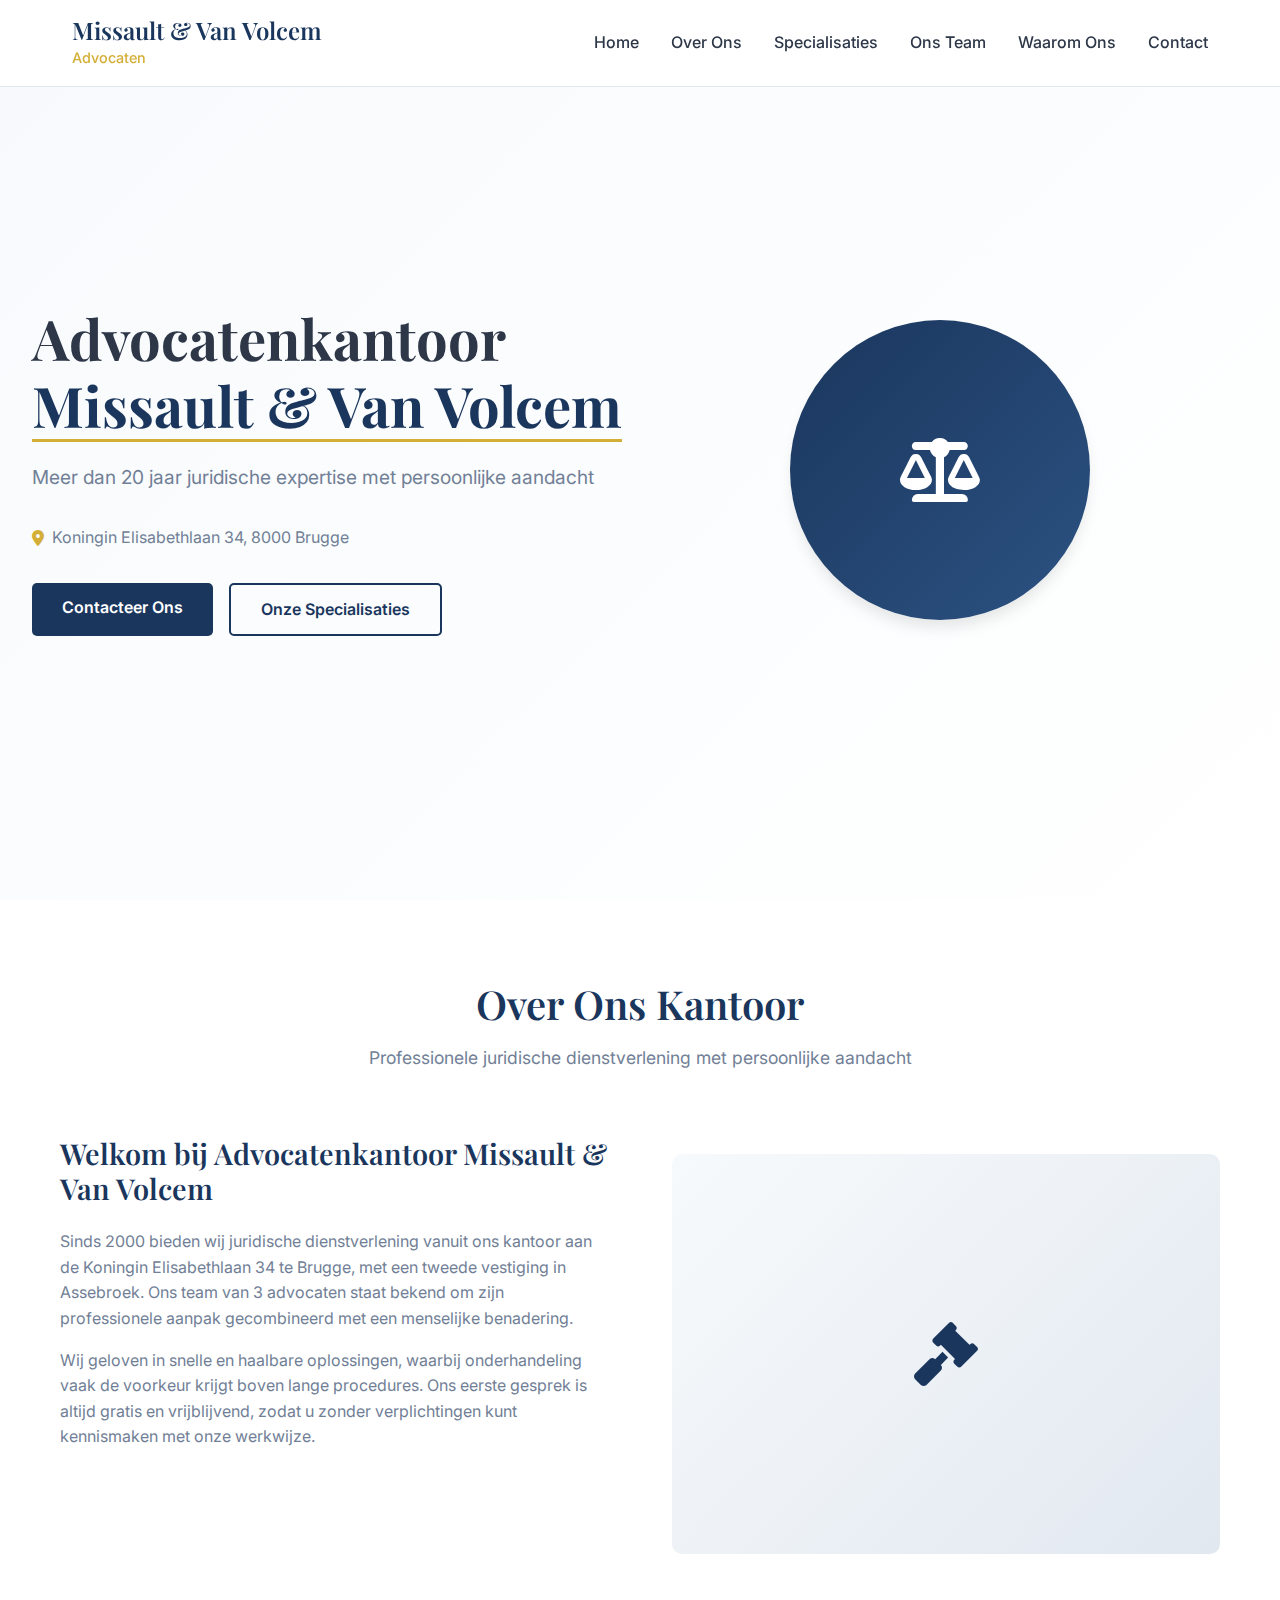
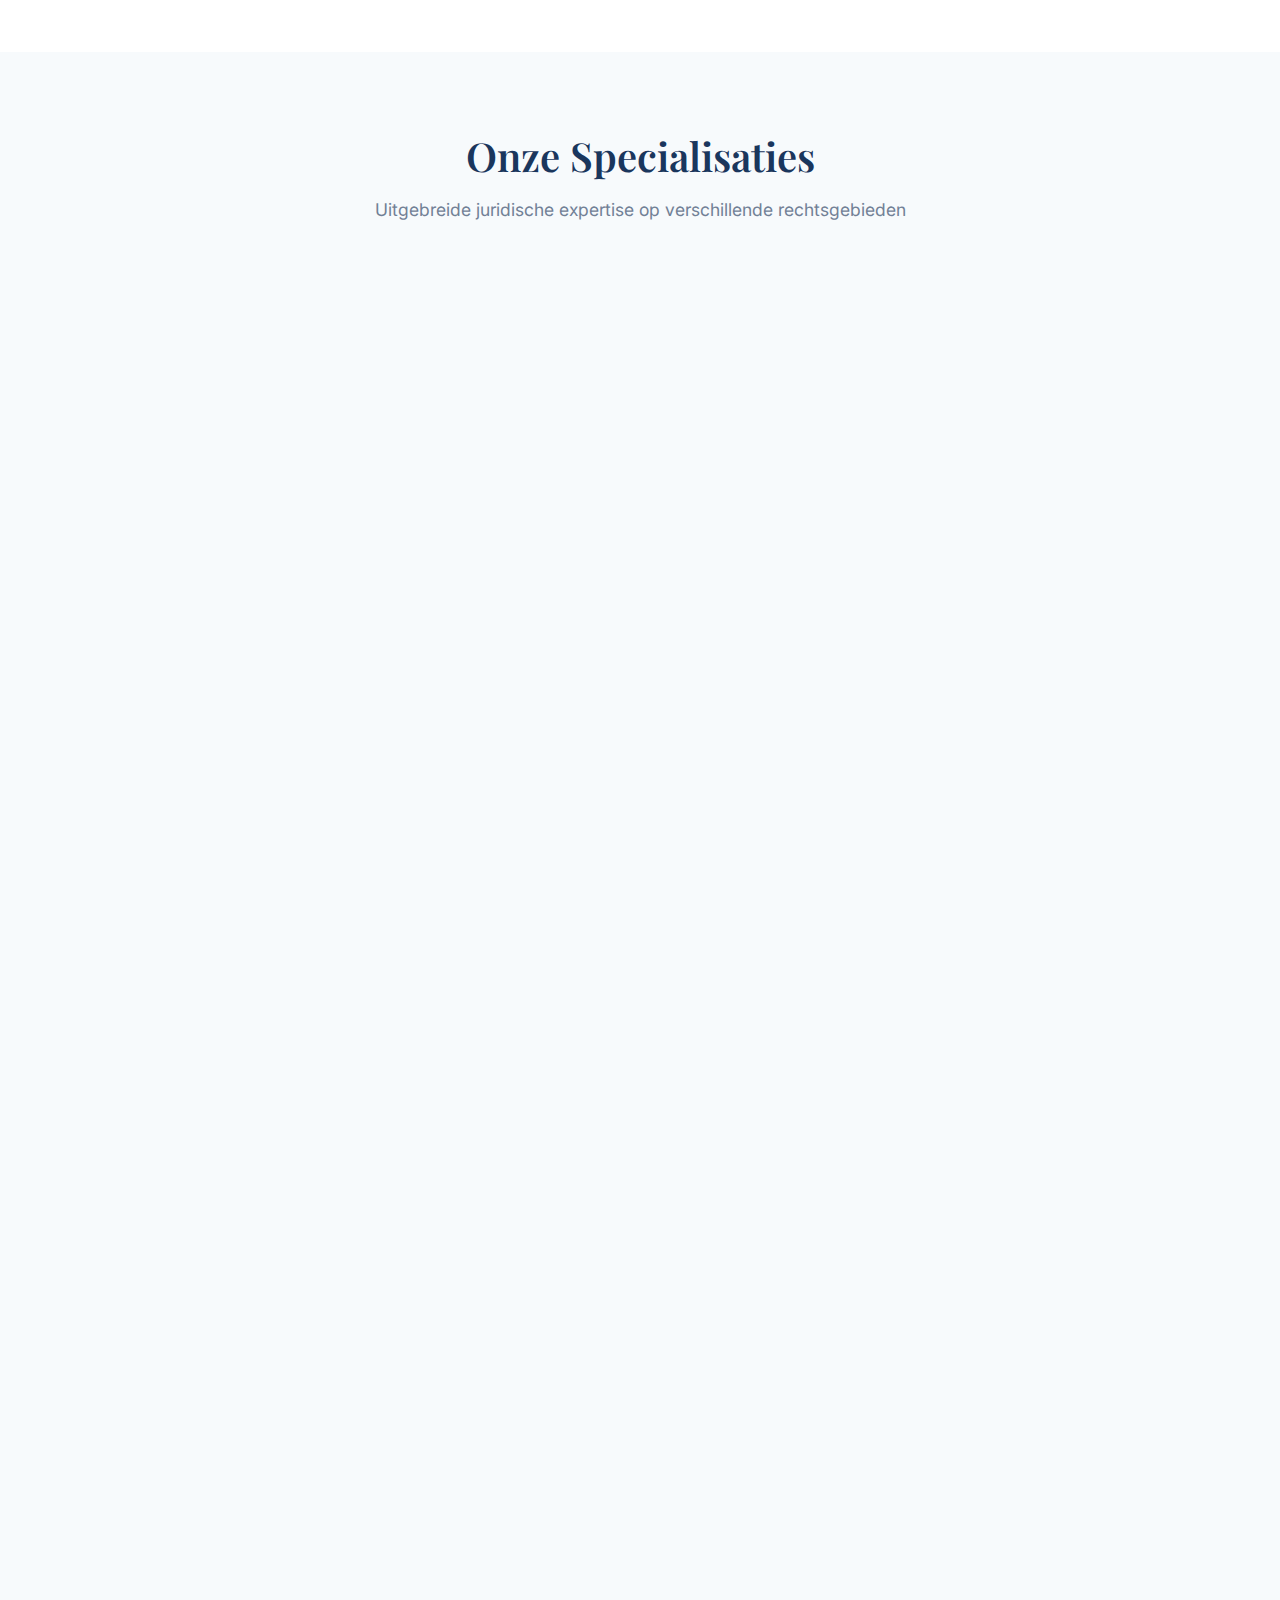
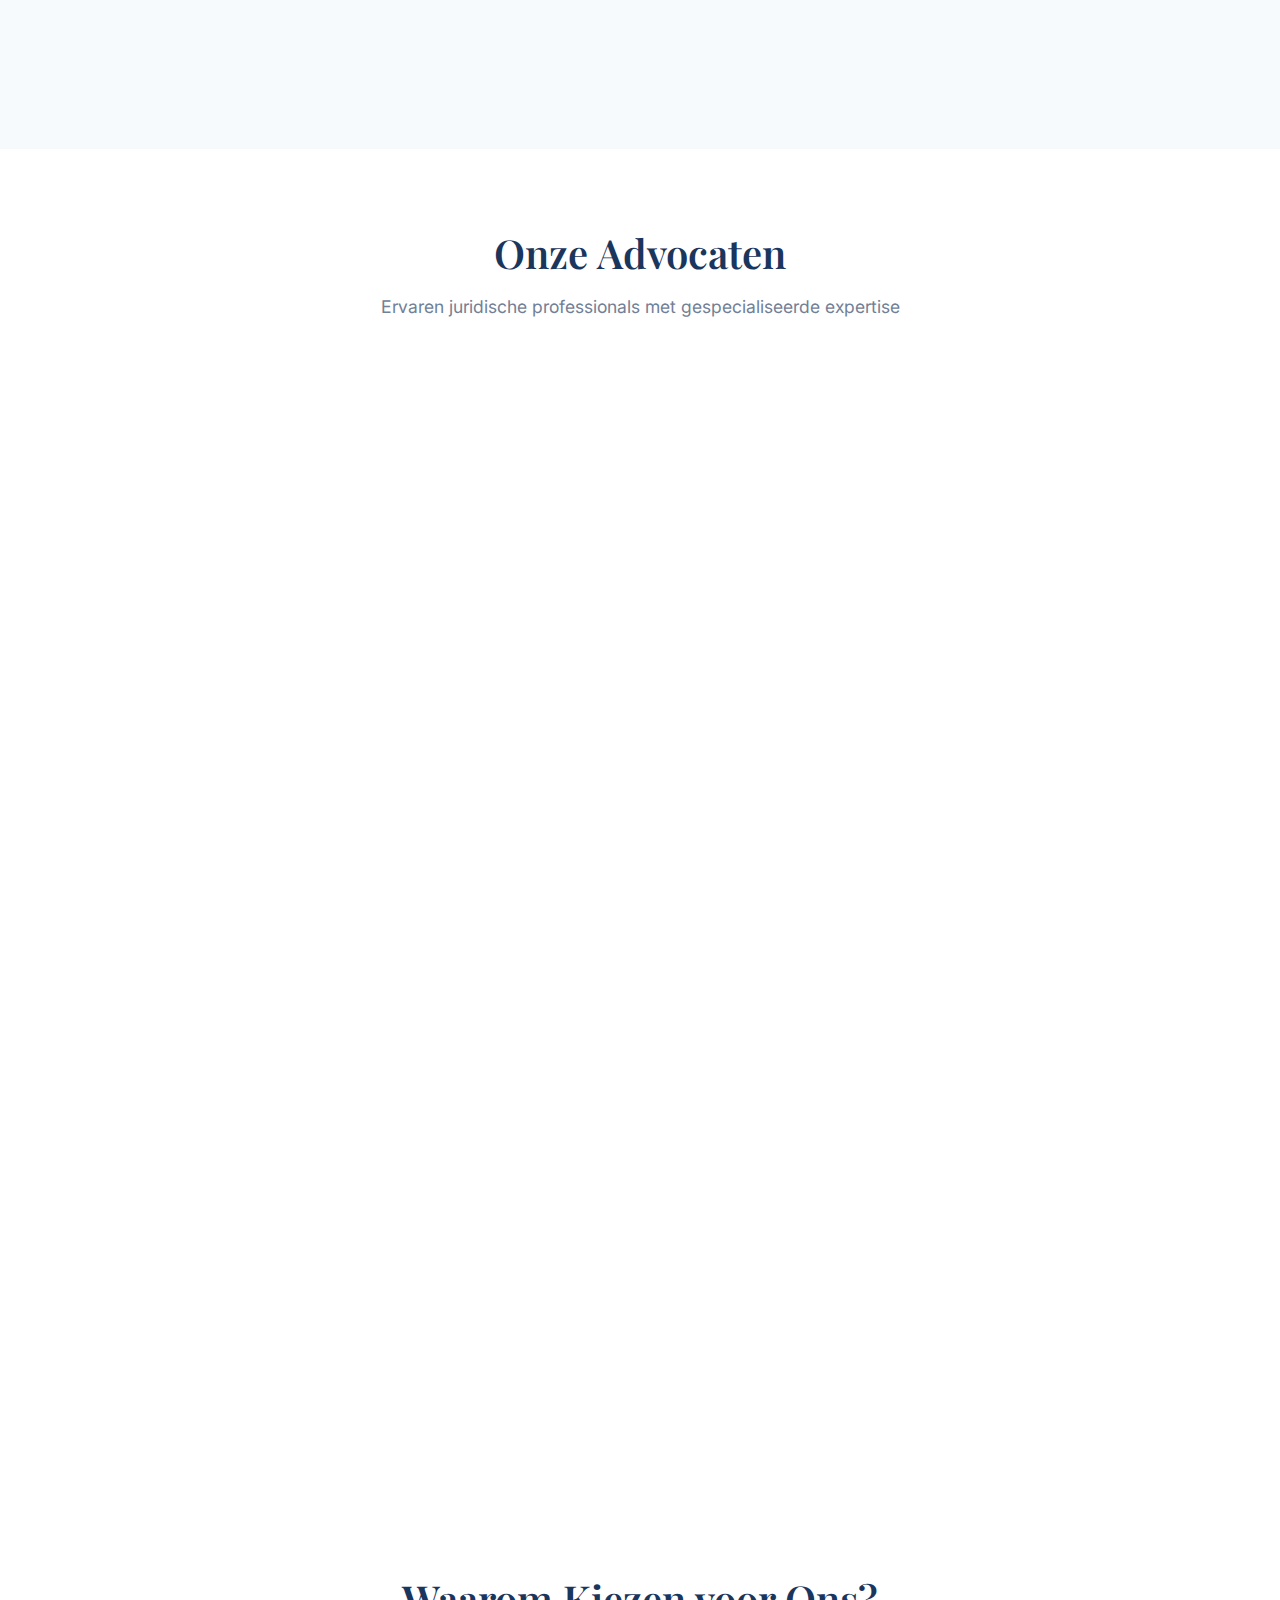
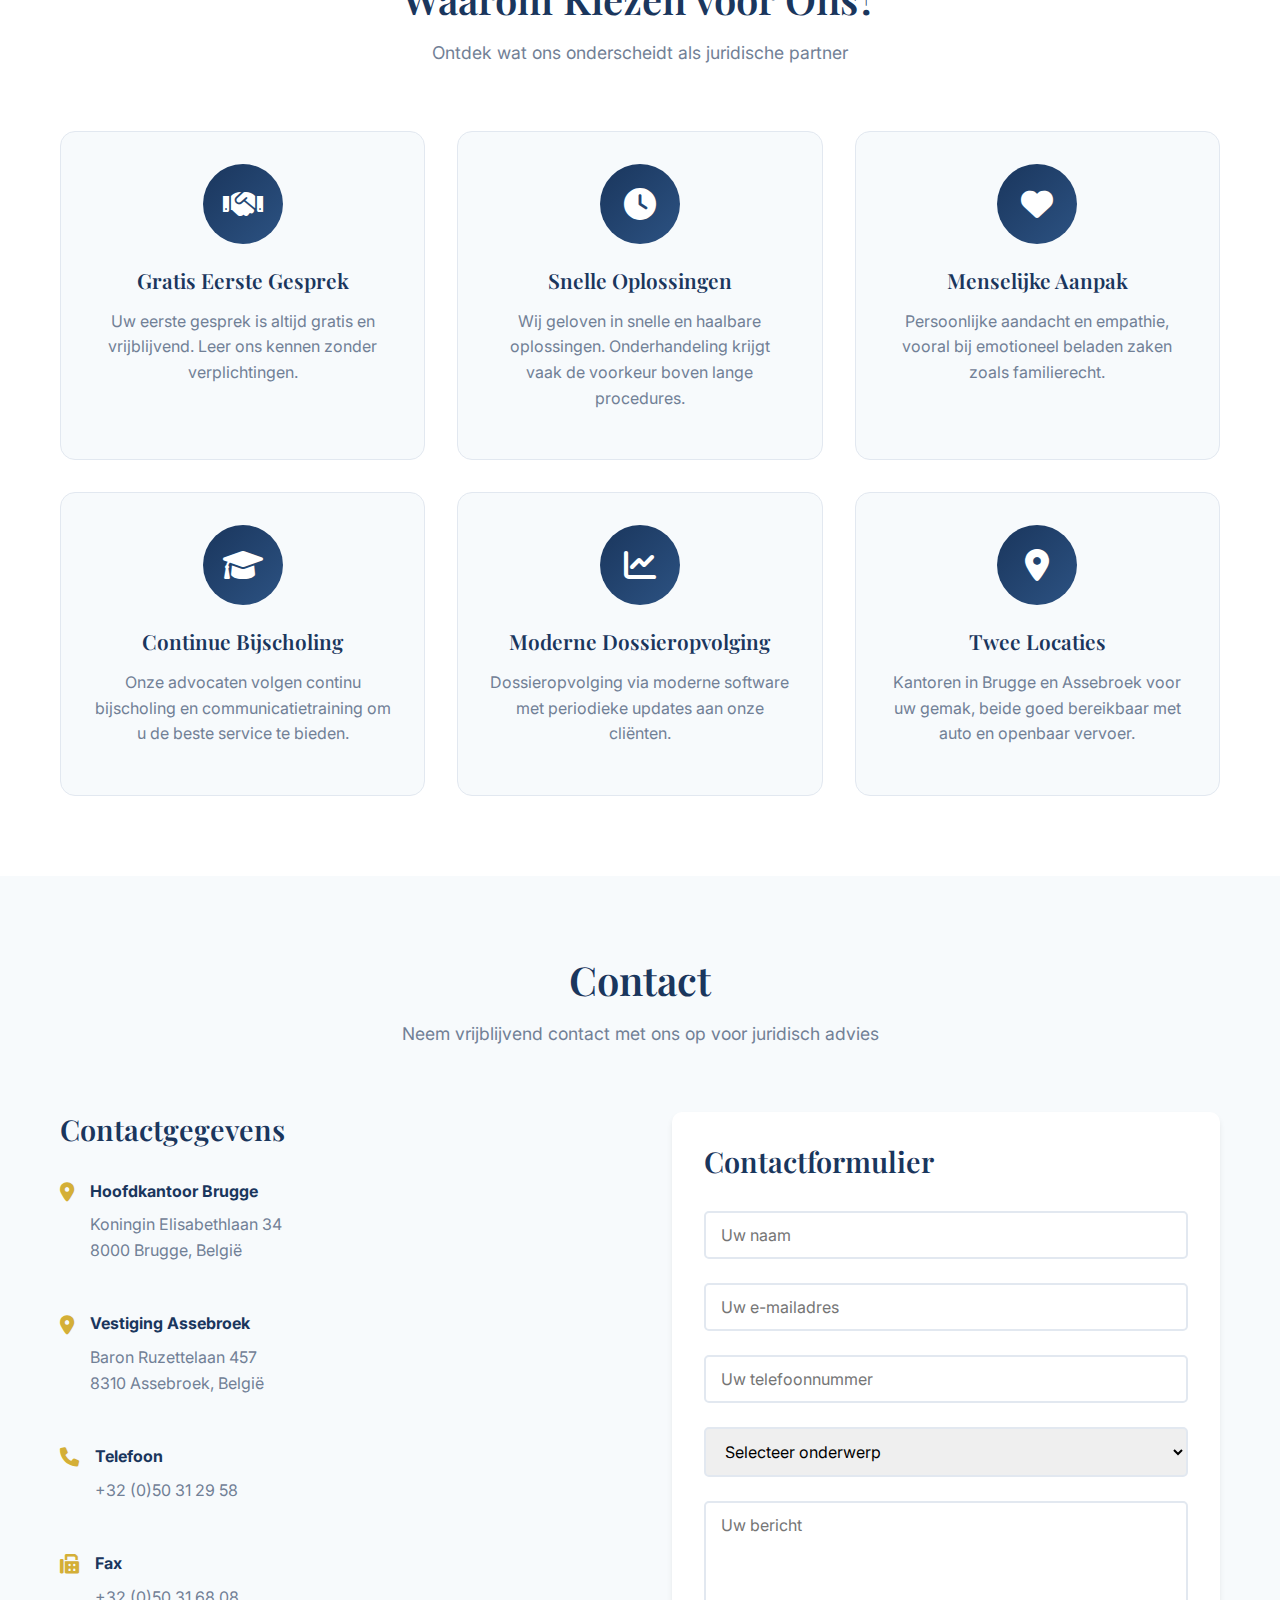
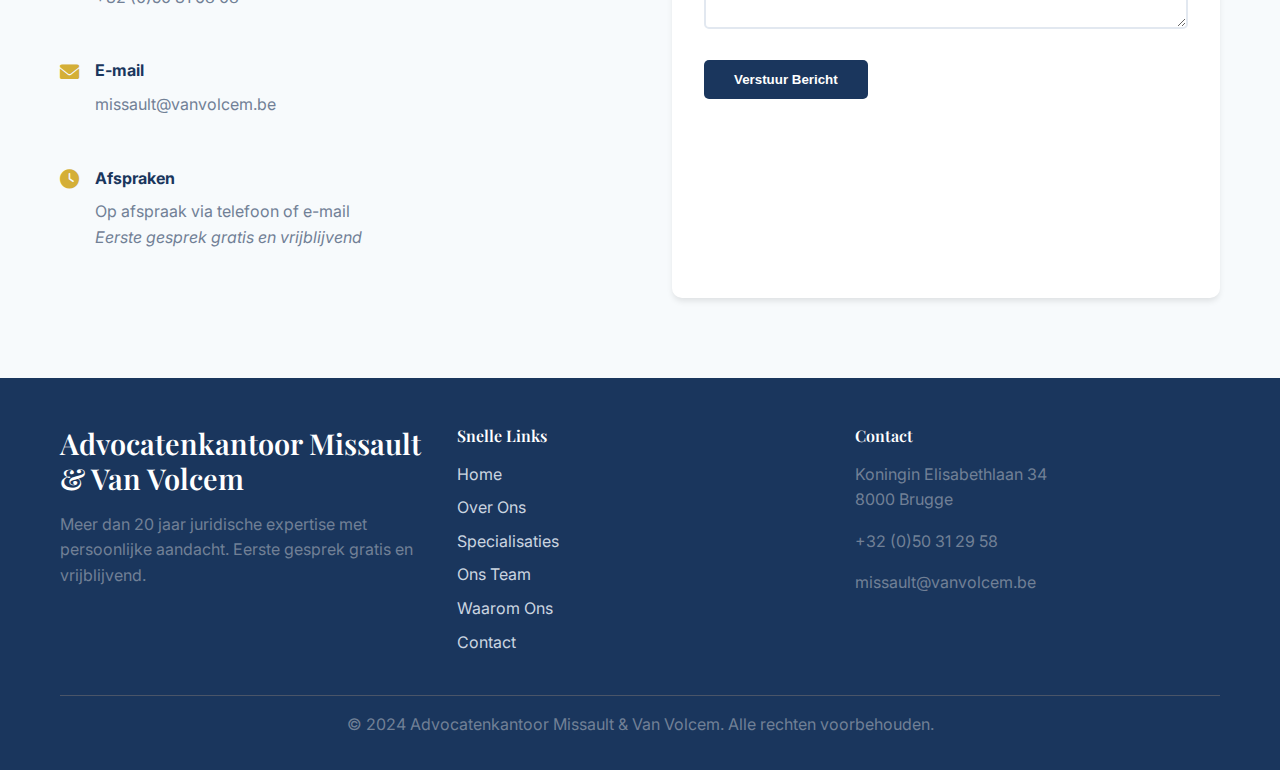
<file: index 2.html>
<!DOCTYPE html>
<html lang="nl">
<head>
    <meta charset="UTF-8">
    <meta name="viewport" content="width=device-width, initial-scale=1.0">
    <title>Advocatenkantoor Missault & Van Volcem | Brugge & Assebroek</title>
    <meta name="description" content="Advocatenkantoor Missault & Van Volcem in Brugge en Assebroek. 20+ jaar ervaring in familierecht, strafrecht, handelsrecht, sociaal recht en meer. Eerste gesprek gratis.">
    <link rel="stylesheet" href="styles.css">
    <link href="https://fonts.googleapis.com/css2?family=Playfair+Display:wght@400;600;700&family=Inter:wght@300;400;500;600&display=swap" rel="stylesheet">
    <link rel="stylesheet" href="https://cdnjs.cloudflare.com/ajax/libs/font-awesome/6.0.0/css/all.min.css">
</head>
<body>
    <!-- Navigation -->
    <nav class="navbar">
        <div class="nav-container">
            <div class="nav-logo">
                <h2>Missault & Van Volcem</h2>
                <span>Advocaten</span>
            </div>
            <ul class="nav-menu">
                <li><a href="#home" class="nav-link">Home</a></li>
                <li><a href="#over" class="nav-link">Over Ons</a></li>
                <li><a href="#specialisaties" class="nav-link">Specialisaties</a></li>
                <li><a href="#advocaten" class="nav-link">Ons Team</a></li>
                <li><a href="#waarom" class="nav-link">Waarom Ons</a></li>
                <li><a href="#contact" class="nav-link">Contact</a></li>
            </ul>
            <div class="hamburger">
                <span></span>
                <span></span>
                <span></span>
            </div>
        </div>
    </nav>

    <!-- Hero Section -->
    <section id="home" class="hero">
        <div class="hero-content">
            <h1>Advocatenkantoor<br><span class="highlight">Missault & Van Volcem</span></h1>
            <p class="hero-subtitle">Meer dan 20 jaar juridische expertise met persoonlijke aandacht</p>
            <div class="hero-location">
                <i class="fas fa-map-marker-alt"></i>
                <span>Koningin Elisabethlaan 34, 8000 Brugge</span>
            </div>
            <div class="hero-buttons">
                <a href="#contact" class="btn btn-primary">Contacteer Ons</a>
                <a href="#specialisaties" class="btn btn-secondary">Onze Specialisaties</a>
            </div>
        </div>
        <div class="hero-image">
            <div class="hero-placeholder">
                <i class="fas fa-balance-scale"></i>
            </div>
        </div>
    </section>

    <!-- Over Ons Section -->
    <section id="over" class="about">
        <div class="container">
            <div class="section-header">
                <h2>Over Ons Kantoor</h2>
                <p>Professionele juridische dienstverlening met persoonlijke aandacht</p>
            </div>
            <div class="about-content">
                <div class="about-text">
                                    <h3>Welkom bij Advocatenkantoor Missault & Van Volcem</h3>
                <p>Sinds 2000 bieden wij juridische dienstverlening vanuit ons kantoor aan de Koningin Elisabethlaan 34 te Brugge, met een tweede vestiging in Assebroek. Ons team van 3 advocaten staat bekend om zijn professionele aanpak gecombineerd met een menselijke benadering.</p>
                <p>Wij geloven in snelle en haalbare oplossingen, waarbij onderhandeling vaak de voorkeur krijgt boven lange procedures. Ons eerste gesprek is altijd gratis en vrijblijvend, zodat u zonder verplichtingen kunt kennismaken met onze werkwijze.</p>
                <div class="about-stats">
                    <div class="stat">
                        <span class="stat-number">20+</span>
                        <span class="stat-label">Jaar Ervaring</span>
                    </div>
                    <div class="stat">
                        <span class="stat-number">3</span>
                        <span class="stat-label">Advocaten</span>
                    </div>
                    <div class="stat">
                        <span class="stat-number">2</span>
                        <span class="stat-label">Locaties</span>
                    </div>
                </div>
                </div>
                <div class="about-image">
                    <div class="about-placeholder">
                        <i class="fas fa-gavel"></i>
                    </div>
                </div>
            </div>
        </div>
    </section>

    <!-- Specialisaties Section -->
    <section id="specialisaties" class="specializations">
        <div class="container">
            <div class="section-header">
                <h2>Onze Specialisaties</h2>
                <p>Uitgebreide juridische expertise op verschillende rechtsgebieden</p>
            </div>
            <div class="specializations-grid">
                <div class="specialization-card">
                    <div class="card-icon">
                        <i class="fas fa-heart"></i>
                    </div>
                    <h3>Familierecht</h3>
                    <p>Echtscheiding, erfenissen, onderhoud en andere familiegerelateerde juridische kwesties met persoonlijke begeleiding.</p>
                </div>
                <div class="specialization-card">
                    <div class="card-icon">
                        <i class="fas fa-gavel"></i>
                    </div>
                    <h3>Strafrecht</h3>
                    <p>Verdediging in strafzaken met ervaren begeleiding door gespecialiseerde advocaten.</p>
                </div>
                <div class="specialization-card">
                    <div class="card-icon">
                        <i class="fas fa-handshake"></i>
                    </div>
                    <h3>Handels- en Vennootschapsrecht</h3>
                    <p>Juridische ondersteuning voor ondernemingen, contracten en commerciële geschillen.</p>
                </div>
                <div class="specialization-card">
                    <div class="card-icon">
                        <i class="fas fa-users"></i>
                    </div>
                    <h3>Sociaal Recht</h3>
                    <p>Arbeidsrecht, sociale zekerheid en geschillen tussen werkgevers en werknemers.</p>
                </div>
                <div class="specialization-card">
                    <div class="card-icon">
                        <i class="fas fa-calculator"></i>
                    </div>
                    <h3>Fiscaal Recht</h3>
                    <p>Belastingadvies, fiscale planning en vertegenwoordiging bij fiscale geschillen.</p>
                </div>
                <div class="specialization-card">
                    <div class="card-icon">
                        <i class="fas fa-car"></i>
                    </div>
                    <h3>Verkeersrecht</h3>
                    <p>Verkeersongevallen, verzekeringsclaims en verkeersovertredingen met focus op snelle afhandeling.</p>
                </div>
                <div class="specialization-card">
                    <div class="card-icon">
                        <i class="fas fa-shield-alt"></i>
                    </div>
                    <h3>Verzekeringsrecht</h3>
                    <p>Geschillen met verzekeraars en claims voor schade en aansprakelijkheid.</p>
                </div>
                <div class="specialization-card">
                    <div class="card-icon">
                        <i class="fas fa-building"></i>
                    </div>
                    <h3>Bouw- en Vastgoedrecht</h3>
                    <p>Juridische begeleiding bij vastgoedtransacties, bouwprojecten en eigendomsgeschillen.</p>
                </div>
                <div class="specialization-card">
                    <div class="card-icon">
                        <i class="fas fa-exclamation-triangle"></i>
                    </div>
                    <h3>Ondernemingen in Moeilijkheden</h3>
                    <p>Juridische bijstand bij faillissement, reorganisatie en bedrijfsherstructurering.</p>
                </div>
                <div class="specialization-card">
                    <div class="card-icon">
                        <i class="fas fa-balance-scale"></i>
                    </div>
                    <h3>Burgerlijke Aansprakelijkheid</h3>
                    <p>Schadevergoeding en aansprakelijkheidskwesties in diverse juridische contexten.</p>
                </div>
                <div class="specialization-card">
                    <div class="card-icon">
                        <i class="fas fa-file-contract"></i>
                    </div>
                    <h3>Contracten & Geschillen</h3>
                    <p>Opstellen van contracten en bemiddeling bij commerciële en civiele geschillen.</p>
                </div>
            </div>
        </div>
    </section>

    <!-- Advocaten Section -->
    <section id="advocaten" class="lawyers">
        <div class="container">
            <div class="section-header">
                <h2>Onze Advocaten</h2>
                <p>Ervaren juridische professionals met gespecialiseerde expertise</p>
            </div>
            <div class="lawyers-grid">
                <div class="lawyer-card">
                    <div class="lawyer-image">
                        <div class="lawyer-placeholder">
                            <i class="fas fa-user-tie"></i>
                        </div>
                    </div>
                    <div class="lawyer-info">
                        <h3>Francis Missault</h3>
                        <p class="lawyer-title">Vennoot</p>
                        <p class="lawyer-description">Gespecialiseerd in strafrecht, aansprakelijkheid, verkeer, verzekeringen, eigendomsrecht en zakenrecht. Ervaren advocaat met focus op praktische oplossingen.</p>
                    </div>
                </div>
                <div class="lawyer-card">
                    <div class="lawyer-image">
                        <div class="lawyer-placeholder">
                            <i class="fas fa-user-tie"></i>
                        </div>
                    </div>
                    <div class="lawyer-info">
                        <h3>Mercedes Van Volcem</h3>
                        <p class="lawyer-title">Vennoot - Advocaat sinds 1998</p>
                        <p class="lawyer-description">Expert in familierecht, vastgoed en bestuurszaken. Ook actief in de politiek (gemeenteraad Brugge, Vlaams parlement). Bekend om haar empathische en professionele benadering.</p>
                    </div>
                </div>
                <div class="lawyer-card">
                    <div class="lawyer-image">
                        <div class="lawyer-placeholder">
                            <i class="fas fa-user-tie"></i>
                        </div>
                    </div>
                    <div class="lawyer-info">
                        <h3>Chanel Ribas Colomar</h3>
                        <p class="lawyer-title">Advocaat</p>
                        <p class="lawyer-description">Advocaat binnen het team met expertise in diverse rechtsgebieden, bijdragend aan de brede juridische ondersteuning van het kantoor.</p>
                    </div>
                </div>
            </div>
        </div>
    </section>

    <!-- Waarom Kiezen Section -->
    <section id="waarom" class="why-choose">
        <div class="container">
            <div class="section-header">
                <h2>Waarom Kiezen voor Ons?</h2>
                <p>Ontdek wat ons onderscheidt als juridische partner</p>
            </div>
            <div class="why-choose-grid">
                <div class="why-card">
                    <div class="why-icon">
                        <i class="fas fa-handshake"></i>
                    </div>
                    <h3>Gratis Eerste Gesprek</h3>
                    <p>Uw eerste gesprek is altijd gratis en vrijblijvend. Leer ons kennen zonder verplichtingen.</p>
                </div>
                <div class="why-card">
                    <div class="why-icon">
                        <i class="fas fa-clock"></i>
                    </div>
                    <h3>Snelle Oplossingen</h3>
                    <p>Wij geloven in snelle en haalbare oplossingen. Onderhandeling krijgt vaak de voorkeur boven lange procedures.</p>
                </div>
                <div class="why-card">
                    <div class="why-icon">
                        <i class="fas fa-heart"></i>
                    </div>
                    <h3>Menselijke Aanpak</h3>
                    <p>Persoonlijke aandacht en empathie, vooral bij emotioneel beladen zaken zoals familierecht.</p>
                </div>
                <div class="why-card">
                    <div class="why-icon">
                        <i class="fas fa-graduation-cap"></i>
                    </div>
                    <h3>Continue Bijscholing</h3>
                    <p>Onze advocaten volgen continu bijscholing en communicatietraining om u de beste service te bieden.</p>
                </div>
                <div class="why-card">
                    <div class="why-icon">
                        <i class="fas fa-chart-line"></i>
                    </div>
                    <h3>Moderne Dossieropvolging</h3>
                    <p>Dossieropvolging via moderne software met periodieke updates aan onze cliënten.</p>
                </div>
                <div class="why-card">
                    <div class="why-icon">
                        <i class="fas fa-map-marker-alt"></i>
                    </div>
                    <h3>Twee Locaties</h3>
                    <p>Kantoren in Brugge en Assebroek voor uw gemak, beide goed bereikbaar met auto en openbaar vervoer.</p>
                </div>
            </div>
        </div>
    </section>

    <!-- Contact Section -->
    <section id="contact" class="contact">
        <div class="container">
            <div class="section-header">
                <h2>Contact</h2>
                <p>Neem vrijblijvend contact met ons op voor juridisch advies</p>
            </div>
            <div class="contact-content">
                <div class="contact-info">
                    <h3>Contactgegevens</h3>
                    <div class="contact-item">
                        <i class="fas fa-map-marker-alt"></i>
                        <div>
                            <strong>Hoofdkantoor Brugge</strong>
                            <p>Koningin Elisabethlaan 34<br>8000 Brugge, België</p>
                        </div>
                    </div>
                    <div class="contact-item">
                        <i class="fas fa-map-marker-alt"></i>
                        <div>
                            <strong>Vestiging Assebroek</strong>
                            <p>Baron Ruzettelaan 457<br>8310 Assebroek, België</p>
                        </div>
                    </div>
                    <div class="contact-item">
                        <i class="fas fa-phone"></i>
                        <div>
                            <strong>Telefoon</strong>
                            <p>+32 (0)50 31 29 58</p>
                        </div>
                    </div>
                    <div class="contact-item">
                        <i class="fas fa-fax"></i>
                        <div>
                            <strong>Fax</strong>
                            <p>+32 (0)50 31 68 08</p>
                        </div>
                    </div>
                    <div class="contact-item">
                        <i class="fas fa-envelope"></i>
                        <div>
                            <strong>E-mail</strong>
                            <p>missault@vanvolcem.be</p>
                        </div>
                    </div>
                    <div class="contact-item">
                        <i class="fas fa-clock"></i>
                        <div>
                            <strong>Afspraken</strong>
                            <p>Op afspraak via telefoon of e-mail<br><em>Eerste gesprek gratis en vrijblijvend</em></p>
                        </div>
                    </div>
                </div>
                <div class="contact-form">
                    <h3>Contactformulier</h3>
                    <form id="contactForm">
                        <div class="form-group">
                            <input type="text" id="name" name="name" placeholder="Uw naam" required>
                        </div>
                        <div class="form-group">
                            <input type="email" id="email" name="email" placeholder="Uw e-mailadres" required>
                        </div>
                        <div class="form-group">
                            <input type="tel" id="phone" name="phone" placeholder="Uw telefoonnummer">
                        </div>
                        <div class="form-group">
                            <select id="subject" name="subject" required>
                                <option value="">Selecteer onderwerp</option>
                                <option value="handelsrecht">Handelsrecht</option>
                                <option value="fiscaal">Fiscaal Recht</option>
                                <option value="sociaal">Sociaal Recht</option>
                                <option value="bouw">Bouwrecht</option>
                                <option value="verkeer">Verkeersrecht</option>
                                <option value="familie">Familierecht</option>
                                <option value="ondernemingen">Ondernemingen in Moeilijkheden</option>
                                <option value="algemeen">Algemene vraag</option>
                            </select>
                        </div>
                        <div class="form-group">
                            <textarea id="message" name="message" placeholder="Uw bericht" rows="5" required></textarea>
                        </div>
                        <button type="submit" class="btn btn-primary">Verstuur Bericht</button>
                    </form>
                </div>
            </div>
        </div>
    </section>

    <!-- Footer -->
    <footer class="footer">
        <div class="container">
            <div class="footer-content">
                <div class="footer-section">
                    <h3>Advocatenkantoor Missault & Van Volcem</h3>
                    <p>Meer dan 20 jaar juridische expertise met persoonlijke aandacht. Eerste gesprek gratis en vrijblijvend.</p>
                </div>
                <div class="footer-section">
                    <h4>Snelle Links</h4>
                    <ul>
                        <li><a href="#home">Home</a></li>
                        <li><a href="#over">Over Ons</a></li>
                        <li><a href="#specialisaties">Specialisaties</a></li>
                        <li><a href="#advocaten">Ons Team</a></li>
                        <li><a href="#waarom">Waarom Ons</a></li>
                        <li><a href="#contact">Contact</a></li>
                    </ul>
                </div>
                <div class="footer-section">
                    <h4>Contact</h4>
                    <p>Koningin Elisabethlaan 34<br>8000 Brugge</p>
                    <p>+32 (0)50 31 29 58</p>
                    <p>missault@vanvolcem.be</p>
                </div>
            </div>
            <div class="footer-bottom">
                <p>&copy; 2024 Advocatenkantoor Missault & Van Volcem. Alle rechten voorbehouden.</p>
            </div>
        </div>
    </footer>

    <script src="script.js"></script>
</body>
</html>
</file>
<file: styles.css>
/* Reset and Base Styles */
* {
    margin: 0;
    padding: 0;
    box-sizing: border-box;
}

:root {
    --primary-color: #1a365d;
    --secondary-color: #2c5282;
    --accent-color: #d4af37;
    --text-dark: #2d3748;
    --text-light: #718096;
    --background-light: #f7fafc;
    --white: #ffffff;
    --border-color: #e2e8f0;
    --shadow: 0 4px 6px -1px rgba(0, 0, 0, 0.1);
    --shadow-lg: 0 10px 15px -3px rgba(0, 0, 0, 0.1);
}

body {
    font-family: 'Inter', sans-serif;
    line-height: 1.6;
    color: var(--text-dark);
    background-color: var(--white);
}

.container {
    max-width: 1200px;
    margin: 0 auto;
    padding: 0 20px;
}

/* Typography */
h1, h2, h3, h4, h5, h6 {
    font-family: 'Playfair Display', serif;
    font-weight: 600;
    line-height: 1.2;
    margin-bottom: 1rem;
}

h1 {
    font-size: 3.5rem;
    font-weight: 700;
}

h2 {
    font-size: 2.5rem;
    color: var(--primary-color);
}

h3 {
    font-size: 1.8rem;
}

p {
    margin-bottom: 1rem;
    color: var(--text-light);
}

/* Navigation */
.navbar {
    position: fixed;
    top: 0;
    width: 100%;
    background: rgba(255, 255, 255, 0.95);
    backdrop-filter: blur(10px);
    border-bottom: 1px solid var(--border-color);
    z-index: 1000;
    transition: all 0.3s ease;
}

.nav-container {
    display: flex;
    justify-content: space-between;
    align-items: center;
    padding: 1rem 2rem;
    max-width: 1200px;
    margin: 0 auto;
}

.nav-logo h2 {
    font-size: 1.5rem;
    color: var(--primary-color);
    margin: 0;
}

.nav-logo span {
    font-size: 0.9rem;
    color: var(--accent-color);
    font-weight: 500;
}

.nav-menu {
    display: flex;
    list-style: none;
    gap: 2rem;
}

.nav-link {
    text-decoration: none;
    color: var(--text-dark);
    font-weight: 500;
    transition: color 0.3s ease;
    position: relative;
}

.nav-link:hover {
    color: var(--primary-color);
}

.nav-link::after {
    content: '';
    position: absolute;
    width: 0;
    height: 2px;
    bottom: -5px;
    left: 0;
    background-color: var(--accent-color);
    transition: width 0.3s ease;
}

.nav-link:hover::after {
    width: 100%;
}

.hamburger {
    display: none;
    flex-direction: column;
    cursor: pointer;
}

.hamburger span {
    width: 25px;
    height: 3px;
    background: var(--primary-color);
    margin: 3px 0;
    transition: 0.3s;
}

/* Hero Section */
.hero {
    display: flex;
    align-items: center;
    min-height: 100vh;
    padding: 120px 2rem 80px;
    background: linear-gradient(135deg, var(--background-light) 0%, #ffffff 100%);
}

.hero-content {
    flex: 1;
    max-width: 600px;
}

.hero h1 {
    margin-bottom: 1.5rem;
    color: var(--text-dark);
}

.highlight {
    color: var(--primary-color);
    position: relative;
}

.highlight::after {
    content: '';
    position: absolute;
    bottom: 0;
    left: 0;
    width: 100%;
    height: 3px;
    background: var(--accent-color);
}

.hero-subtitle {
    font-size: 1.2rem;
    margin-bottom: 2rem;
    color: var(--text-light);
}

.hero-location {
    display: flex;
    align-items: center;
    gap: 0.5rem;
    margin-bottom: 2rem;
    color: var(--text-light);
}

.hero-location i {
    color: var(--accent-color);
}

.hero-buttons {
    display: flex;
    gap: 1rem;
    flex-wrap: wrap;
}

.btn {
    padding: 12px 30px;
    border: none;
    border-radius: 5px;
    text-decoration: none;
    font-weight: 600;
    transition: all 0.3s ease;
    cursor: pointer;
    display: inline-block;
}

.btn-primary {
    background: var(--primary-color);
    color: var(--white);
}

.btn-primary:hover {
    background: var(--secondary-color);
    transform: translateY(-2px);
    box-shadow: var(--shadow-lg);
}

.btn-secondary {
    background: transparent;
    color: var(--primary-color);
    border: 2px solid var(--primary-color);
}

.btn-secondary:hover {
    background: var(--primary-color);
    color: var(--white);
    transform: translateY(-2px);
}

.hero-image {
    flex: 1;
    display: flex;
    justify-content: center;
    align-items: center;
}

.hero-placeholder {
    width: 300px;
    height: 300px;
    background: linear-gradient(135deg, var(--primary-color), var(--secondary-color));
    border-radius: 50%;
    display: flex;
    align-items: center;
    justify-content: center;
    color: var(--white);
    font-size: 4rem;
    box-shadow: var(--shadow-lg);
}

/* Section Headers */
.section-header {
    text-align: center;
    margin-bottom: 4rem;
}

.section-header p {
    font-size: 1.1rem;
    max-width: 600px;
    margin: 0 auto;
}

/* About Section */
.about {
    padding: 80px 0;
    background: var(--white);
}

.about-content {
    display: grid;
    grid-template-columns: 1fr 1fr;
    gap: 4rem;
    align-items: center;
}

.about-text h3 {
    color: var(--primary-color);
    margin-bottom: 1.5rem;
}

.about-stats {
    display: flex;
    gap: 2rem;
    margin-top: 2rem;
}

.stat {
    text-align: center;
}

.stat-number {
    display: block;
    font-size: 2.5rem;
    font-weight: 700;
    color: var(--accent-color);
    font-family: 'Playfair Display', serif;
}

.stat-label {
    font-size: 0.9rem;
    color: var(--text-light);
    font-weight: 500;
}

.about-placeholder {
    width: 100%;
    height: 400px;
    background: linear-gradient(135deg, var(--background-light), #e2e8f0);
    border-radius: 10px;
    display: flex;
    align-items: center;
    justify-content: center;
    color: var(--primary-color);
    font-size: 4rem;
}

/* Specializations Section */
.specializations {
    padding: 80px 0;
    background: var(--background-light);
}

.specializations-grid {
    display: grid;
    grid-template-columns: repeat(auto-fit, minmax(350px, 1fr));
    gap: 2rem;
}

.specialization-card {
    background: var(--white);
    padding: 2rem;
    border-radius: 10px;
    box-shadow: var(--shadow);
    transition: all 0.3s ease;
    border-top: 4px solid var(--accent-color);
}

.specialization-card:hover {
    transform: translateY(-5px);
    box-shadow: var(--shadow-lg);
}

.card-icon {
    width: 60px;
    height: 60px;
    background: linear-gradient(135deg, var(--primary-color), var(--secondary-color));
    border-radius: 50%;
    display: flex;
    align-items: center;
    justify-content: center;
    color: var(--white);
    font-size: 1.5rem;
    margin-bottom: 1.5rem;
}

.specialization-card h3 {
    color: var(--primary-color);
    margin-bottom: 1rem;
}

/* Lawyers Section */
.lawyers {
    padding: 80px 0;
    background: var(--white);
}

.lawyers-grid {
    display: grid;
    grid-template-columns: repeat(auto-fit, minmax(400px, 1fr));
    gap: 3rem;
}

.lawyer-card {
    background: var(--background-light);
    border-radius: 15px;
    overflow: hidden;
    box-shadow: var(--shadow);
    transition: all 0.3s ease;
}

.lawyer-card:hover {
    transform: translateY(-5px);
    box-shadow: var(--shadow-lg);
}

.lawyer-image {
    height: 250px;
    background: linear-gradient(135deg, var(--primary-color), var(--secondary-color));
}

.lawyer-placeholder {
    width: 100%;
    height: 100%;
    display: flex;
    align-items: center;
    justify-content: center;
    color: var(--white);
    font-size: 4rem;
}

.lawyer-info {
    padding: 2rem;
}

.lawyer-info h3 {
    color: var(--primary-color);
    margin-bottom: 0.5rem;
}

.lawyer-title {
    color: var(--accent-color);
    font-weight: 600;
    margin-bottom: 1rem;
}

/* Why Choose Section */
.why-choose {
    padding: 80px 0;
    background: var(--white);
}

.why-choose-grid {
    display: grid;
    grid-template-columns: repeat(auto-fit, minmax(350px, 1fr));
    gap: 2rem;
}

.why-card {
    background: var(--background-light);
    padding: 2rem;
    border-radius: 15px;
    text-align: center;
    transition: all 0.3s ease;
    border: 1px solid var(--border-color);
}

.why-card:hover {
    transform: translateY(-5px);
    box-shadow: var(--shadow-lg);
    border-color: var(--accent-color);
}

.why-icon {
    width: 80px;
    height: 80px;
    background: linear-gradient(135deg, var(--primary-color), var(--secondary-color));
    border-radius: 50%;
    display: flex;
    align-items: center;
    justify-content: center;
    color: var(--white);
    font-size: 2rem;
    margin: 0 auto 1.5rem;
}

.why-card h3 {
    color: var(--primary-color);
    margin-bottom: 1rem;
    font-size: 1.3rem;
}

.why-card p {
    color: var(--text-light);
    line-height: 1.6;
}

/* Contact Section */
.contact {
    padding: 80px 0;
    background: var(--background-light);
}

.contact-content {
    display: grid;
    grid-template-columns: 1fr 1fr;
    gap: 4rem;
}

.contact-info h3 {
    color: var(--primary-color);
    margin-bottom: 2rem;
}

.contact-item {
    display: flex;
    align-items: flex-start;
    gap: 1rem;
    margin-bottom: 2rem;
}

.contact-item i {
    color: var(--accent-color);
    font-size: 1.2rem;
    margin-top: 0.2rem;
}

.contact-item strong {
    color: var(--primary-color);
    display: block;
    margin-bottom: 0.5rem;
}

.contact-form {
    background: var(--white);
    padding: 2rem;
    border-radius: 10px;
    box-shadow: var(--shadow);
}

.contact-form h3 {
    color: var(--primary-color);
    margin-bottom: 2rem;
}

.form-group {
    margin-bottom: 1.5rem;
}

.form-group input,
.form-group select,
.form-group textarea {
    width: 100%;
    padding: 12px 15px;
    border: 2px solid var(--border-color);
    border-radius: 5px;
    font-size: 1rem;
    transition: border-color 0.3s ease;
    font-family: inherit;
}

.form-group input:focus,
.form-group select:focus,
.form-group textarea:focus {
    outline: none;
    border-color: var(--primary-color);
}

.form-group textarea {
    resize: vertical;
    min-height: 120px;
}

/* Footer */
.footer {
    background: var(--primary-color);
    color: var(--white);
    padding: 3rem 0 1rem;
}

.footer-content {
    display: grid;
    grid-template-columns: repeat(auto-fit, minmax(250px, 1fr));
    gap: 2rem;
    margin-bottom: 2rem;
}

.footer-section h3,
.footer-section h4 {
    color: var(--white);
    margin-bottom: 1rem;
}

.footer-section ul {
    list-style: none;
}

.footer-section ul li {
    margin-bottom: 0.5rem;
}

.footer-section ul li a {
    color: #cbd5e0;
    text-decoration: none;
    transition: color 0.3s ease;
}

.footer-section ul li a:hover {
    color: var(--accent-color);
}

.footer-bottom {
    border-top: 1px solid #4a5568;
    padding-top: 1rem;
    text-align: center;
    color: #cbd5e0;
}

/* Responsive Design */
@media (max-width: 768px) {
    .nav-menu {
        position: fixed;
        left: -100%;
        top: 70px;
        flex-direction: column;
        background-color: var(--white);
        width: 100%;
        text-align: center;
        transition: 0.3s;
        box-shadow: var(--shadow);
        padding: 2rem 0;
    }

    .nav-menu.active {
        left: 0;
    }

    .hamburger {
        display: flex;
    }

    .hero {
        flex-direction: column;
        text-align: center;
        padding: 100px 1rem 60px;
    }

    .hero h1 {
        font-size: 2.5rem;
    }

    .hero-content {
        margin-bottom: 2rem;
    }

    .hero-placeholder {
        width: 200px;
        height: 200px;
        font-size: 3rem;
    }

    .about-content {
        grid-template-columns: 1fr;
        gap: 2rem;
    }

    .about-stats {
        justify-content: center;
    }

    .specializations-grid {
        grid-template-columns: 1fr;
    }

    .lawyers-grid {
        grid-template-columns: 1fr;
    }

    .why-choose-grid {
        grid-template-columns: 1fr;
    }

    .contact-content {
        grid-template-columns: 1fr;
        gap: 2rem;
    }

    .hero-buttons {
        justify-content: center;
    }

    .btn {
        padding: 10px 25px;
        font-size: 0.9rem;
    }
}

@media (max-width: 480px) {
    .container {
        padding: 0 15px;
    }

    .nav-container {
        padding: 1rem 15px;
    }

    .hero {
        padding: 90px 15px 50px;
    }

    .hero h1 {
        font-size: 2rem;
    }

    .section-header h2 {
        font-size: 2rem;
    }

    .specialization-card,
    .contact-form {
        padding: 1.5rem;
    }

    .about-stats {
        flex-direction: column;
        gap: 1rem;
    }
}

/* Smooth Scrolling */
html {
    scroll-behavior: smooth;
}

/* Loading Animation */
@keyframes fadeInUp {
    from {
        opacity: 0;
        transform: translateY(30px);
    }
    to {
        opacity: 1;
        transform: translateY(0);
    }
}

.specialization-card,
.lawyer-card {
    animation: fadeInUp 0.6s ease forwards;
}

/* Focus States for Accessibility */
.btn:focus,
.nav-link:focus,
input:focus,
select:focus,
textarea:focus {
    outline: 2px solid var(--accent-color);
    outline-offset: 2px;
}
</file>
